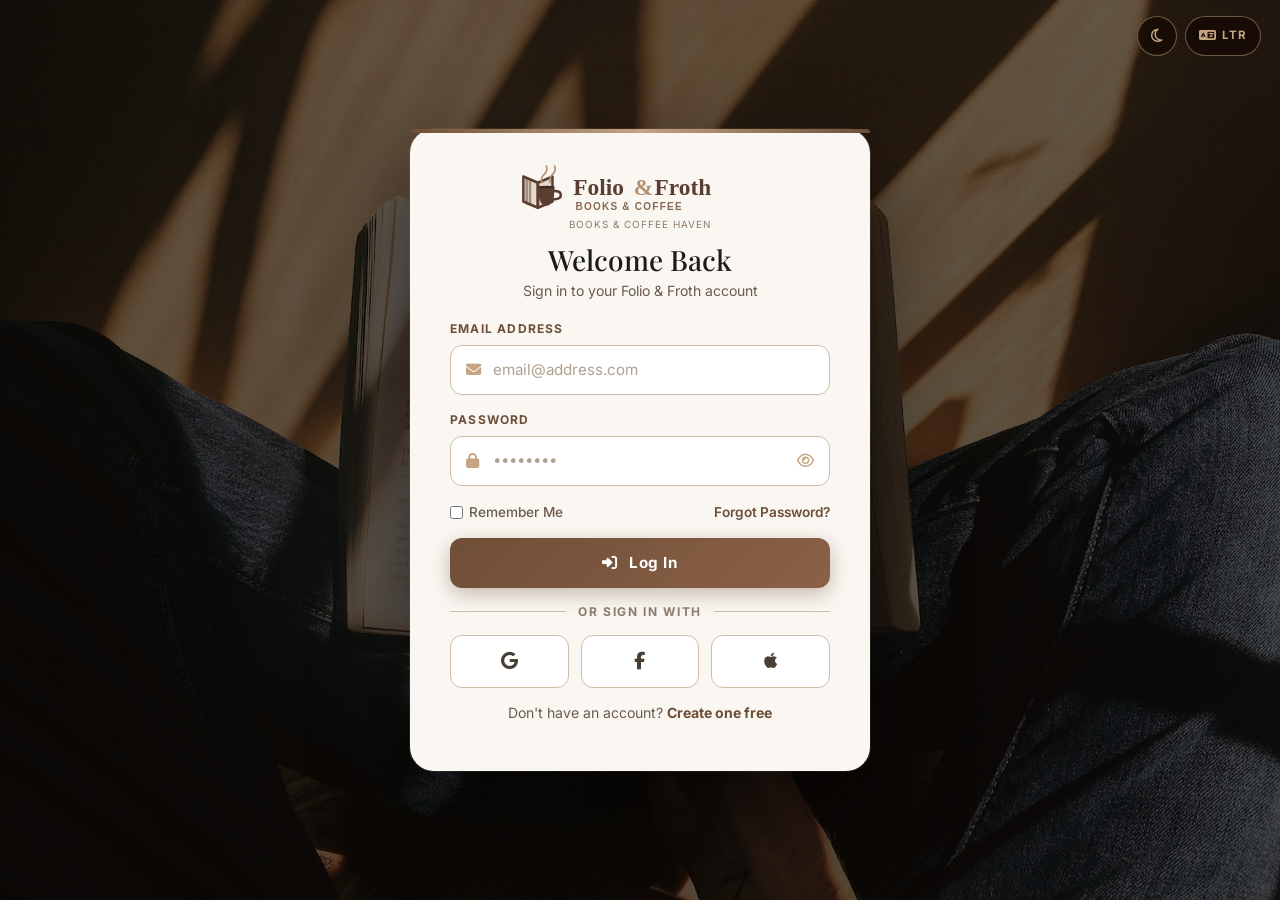
<file: login.html>
<!DOCTYPE html>
<html lang="en" dir="ltr">
<head>
  <meta charset="UTF-8">
  <meta name="viewport" content="width=device-width, initial-scale=1.0, viewport-fit=cover">
  <meta name="description" content="Sign in to your Folio & Froth rewards account.">
  <meta name="theme-color" content="#6F4E37">
  <title>Login | Folio & Froth</title>

  <link rel="icon" type="image/png" href="images/favicon.svg">
  <link href="https://cdn.jsdelivr.net/npm/bootstrap@5.3.2/dist/css/bootstrap.min.css" rel="stylesheet">
  <link rel="stylesheet" href="https://cdnjs.cloudflare.com/ajax/libs/font-awesome/6.4.0/css/all.min.css">
  <link href="https://fonts.googleapis.com/css2?family=Inter:wght@300;400;500;600;700&family=Playfair+Display:ital,wght@0,400;0,700;1,400&display=swap" rel="stylesheet">

  <style>
    *, *::before, *::after { box-sizing: border-box; margin: 0; padding: 0; }

    html, body {
      font-family: 'Inter', sans-serif;
      min-height: 100%;
    }

    /* ── PAGE BG ── */
    .page-bg {
      min-height: 100vh;
      background:
        linear-gradient(rgba(15, 8, 3, 0.65), rgba(15, 8, 3, 0.70)),
        url('images/home_hero.jpg') center / cover no-repeat;
      display: flex;
      align-items: center;
      justify-content: center;
      padding: 1rem;
      position: relative;
    }
    @media (min-width: 768px) {
      .page-bg {
        height: 100vh;
        overflow: hidden;
      }
    }

    /* ── TOP-RIGHT CORNER ICONS ── */
    /* Desktop (≥992px): show dark + LTR icons, hide hamburger */
    /* Mobile/Tablet (<992px): show hamburger ONLY, hide dark+LTR */
    .top-right-actions {
      position: fixed;
      top: 1rem;
      right: 1.2rem;
      z-index: 9999;
      display: flex;
      align-items: center;
      gap: 0.5rem;
    }

    /* On mobile/tablet: hide dark+LTR, show hamburger */
    @media (max-width: 991.98px) {
      .tr-desktop-only { display: none !important; }
      #menuToggle { display: flex !important; }
    }
    /* On desktop: hide hamburger, show dark+LTR */
    @media (min-width: 992px) {
      #menuToggle { display: none !important; }
      #navDropdown { display: none !important; }
    }

    .tr-btn {
      width: 40px;
      height: 40px;
      border-radius: 50%;
      border: 1.5px solid rgba(196,164,132,0.5);
      background: rgba(20, 10, 4, 0.80);
      backdrop-filter: blur(14px);
      -webkit-backdrop-filter: blur(14px);
      color: #C4A484;
      font-size: 0.95rem;
      display: flex;
      align-items: center;
      justify-content: center;
      cursor: pointer;
      transition: background 0.25s, transform 0.2s, border-color 0.25s;
    }

    .tr-ltr {
      border-radius: 20px;
      padding: 0 0.85rem;
      width: auto;
      font-size: 0.72rem;
      font-weight: 700;
      letter-spacing: 0.05em;
      gap: 0.35rem;
      white-space: nowrap;
    }
    .tr-ltr i { font-size: 0.85rem; }

    /* ── NAV DROPDOWN ── */
    .nav-dropdown {
      position: fixed;
      top: 3.8rem;
      right: 1.2rem;
      z-index: 9998;
      background: rgba(18, 9, 3, 0.97);
      backdrop-filter: blur(20px);
      -webkit-backdrop-filter: blur(20px);
      border: 1px solid rgba(196,164,132,0.30);
      border-radius: 16px;
      padding: 0.8rem;
      min-width: 220px;
      box-shadow: 0 24px 60px rgba(0,0,0,0.60);
      opacity: 0;
      visibility: hidden;
      transform: translateY(-10px) scale(0.97);
      transform-origin: top right;
      transition: opacity 0.25s, transform 0.25s, visibility 0.25s;
    }
    .nav-dropdown.open {
      opacity: 1;
      visibility: visible;
      transform: translateY(0) scale(1);
    }

    /* Utility row inside dropdown (dark + ltr toggle) */
    .nd-util-row {
      display: flex;
      align-items: center;
      gap: 0.5rem;
      padding: 0.5rem 0.6rem 0.6rem;
      border-bottom: 1px solid rgba(196,164,132,0.15);
      margin-bottom: 0.5rem;
    }
    .nd-util-btn {
      flex: 1;
      display: flex;
      align-items: center;
      justify-content: center;
      gap: 0.4rem;
      padding: 0.45rem 0.7rem;
      border-radius: 8px;
      border: 1px solid rgba(196,164,132,0.25);
      background: rgba(196,164,132,0.08);
      color: #C4A484;
      font-size: 0.78rem;
      font-weight: 600;
      cursor: pointer;
      transition: background 0.2s, color 0.2s;
      font-family: 'Inter', sans-serif;
    }
    .nd-util-btn:hover {
      background: rgba(196,164,132,0.18);
      color: #fff;
    }
    .nd-util-btn i { font-size: 0.82rem; }

    .nd-label {
      font-size: 0.6rem;
      font-weight: 700;
      letter-spacing: 0.2em;
      text-transform: uppercase;
      color: rgba(196,164,132,0.5);
      padding: 0 0.5rem 0.5rem;
      display: block;
    }

    .nav-dropdown a {
      display: flex;
      align-items: center;
      gap: 0.65rem;
      padding: 0.48rem 0.65rem;
      color: rgba(234,219,200,0.85);
      text-decoration: none;
      font-size: 0.84rem;
      font-weight: 500;
      border-radius: 8px;
      transition: background 0.2s, color 0.2s;
    }
    .nav-dropdown a i {
      width: 16px;
      text-align: center;
      font-size: 0.8rem;
      color: #C4A484;
    }
    .nav-dropdown a:hover {
      background: rgba(196,164,132,0.12);
      color: #fff;
    }

    .nd-divider {
      height: 1px;
      background: rgba(196,164,132,0.12);
      margin: 0.4rem 0.5rem;
    }

    /* ── FORM CARD ── */
    .auth-card {
      background: rgba(250,247,242,1);
      border-radius: 24px;
      padding: 2.2rem 2.5rem 2rem;
      width: 100%;
      max-width: 460px;
      box-shadow: 0 40px 90px rgba(0,0,0,0.5), 0 0 0 1px rgba(196,164,132,0.15);
      position: relative;
      overflow: visible;
    }
    .auth-card::before {
      content: '';
      position: absolute;
      top: 0; left: 0; right: 0;
      height: 4px;
      border-radius: 24px 24px 0 0;
      background: linear-gradient(90deg, #6F4E37, #C4A484, #6F4E37);
    }

    /* Logo */
    .card-logo {
      text-align: center;
      margin-bottom: 0.7rem;
    }
    .logo-link {
      display: inline-block;
      text-decoration: none;
      transition: transform 0.2s;
    }
    .logo-link:hover {
      transform: scale(1.02);
    }
    .card-logo img {
      height: 50px;
      width: auto;
      object-fit: contain;
      mix-blend-mode: multiply;
      transition: filter 0.3s;
    }
    body.dark-mode .card-logo img {
      mix-blend-mode: normal;
      filter: brightness(0) invert(1) sepia(0.3) saturate(0.8) hue-rotate(10deg) brightness(1.2);
    }
    .card-logo .tagline {
      font-size: 0.62rem;
      color: #8C7B6B;
      letter-spacing: 0.1em;
      text-transform: uppercase;
      margin-top: 0.15rem;
      display: block;
    }

    /* Form title */
    .form-title {
      text-align: center;
      margin-bottom: 1.2rem;
    }
    .form-title h1 {
      font-family: 'Playfair Display', serif;
      font-size: 1.75rem;
      color: #1B1B1B;
      margin-bottom: 0.25rem;
    }
    .form-title p { font-size: 0.88rem; color: #6B5B4E; }

    /* Fields */
    .field { margin-bottom: 1rem; }
    .field label {
      display: block;
      font-size: 0.75rem;
      font-weight: 700;
      color: #6F4E37;
      text-transform: uppercase;
      letter-spacing: 0.1em;
      margin-bottom: 0.4rem;
    }
    .input-wrap { position: relative; }
    .input-wrap i.fi {
      position: absolute;
      left: 1rem;
      top: 50%;
      transform: translateY(-50%);
      color: #C4A484;
      font-size: 0.95rem;
      pointer-events: none;
      z-index: 1;
    }
    .input-wrap input {
      width: 100%;
      padding: 0.8rem 2.8rem 0.8rem 2.6rem;
      background: #FFFFFF;
      border: 1.5px solid #CEBBAA;
      border-radius: 12px;
      font-size: 0.95rem;
      color: #1B1B1B;
      font-family: 'Inter', sans-serif;
      outline: none;
      transition: border-color 0.25s;
    }
    .input-wrap input:focus {
      border-color: #6F4E37;
      box-shadow: 0 0 0 3px rgba(111,78,55,0.10);
    }
    .input-wrap input::placeholder { color: #b0a090; }
    .eye-btn {
      position: absolute;
      right: 1rem; top: 50%;
      transform: translateY(-50%);
      background: none; border: none;
      cursor: pointer; color: #C4A484;
      font-size: 0.95rem;
      padding: 0;
    }

    /* Remember row */
    .remember-row {
      display: flex;
      justify-content: space-between;
      align-items: center;
      margin: 0.2rem 0 1rem;
      font-size: 0.85rem;
    }
    .remember-row label {
      display: flex; align-items: center; gap: 0.4rem;
      color: #6B5B4E; cursor: pointer;
      font-weight: 500;
    }
    .remember-row input[type="checkbox"] { accent-color: #6F4E37; }
    .remember-row a { color: #6F4E37; font-weight: 600; text-decoration: none; }
    .remember-row a:hover { text-decoration: underline; }

    /* Submit button */
    .btn-submit {
      width: 100%;
      padding: 0.85rem;
      background: linear-gradient(135deg, #6F4E37, #8B6147);
      color: #fff;
      border: none;
      border-radius: 12px;
      font-size: 0.95rem;
      font-weight: 700;
      letter-spacing: 0.04em;
      cursor: pointer;
      transition: transform 0.2s, box-shadow 0.2s;
      box-shadow: 0 6px 20px rgba(111,78,55,0.38);
    }
    .btn-submit:hover { transform: translateY(-2px); box-shadow: 0 12px 30px rgba(111,78,55,0.5); }
    .btn-submit:active { transform: translateY(0); }

    /* Divider */
    .divider {
      display: flex; align-items: center; gap: 0.75rem;
      margin: 0.9rem 0;
      font-size: 0.75rem;
      font-weight: 700;
      letter-spacing: 0.14em;
      text-transform: uppercase;
      color: #8C7B6B;
    }
    .divider::before, .divider::after {
      content: ''; flex: 1;
      height: 1px; background: #CEBBAA;
    }

    /* Social */
    .social-grid {
      display: grid;
      grid-template-columns: repeat(3,1fr);
      gap: 0.75rem;
      margin-bottom: 0.9rem;
    }
    .social-btn {
      padding: 0.75rem;
      background: #FFFFFF;
      border: 1.5px solid #CEBBAA;
      border-radius: 12px;
      font-size: 1.1rem;
      color: #4a3f35;
      cursor: pointer;
      text-align: center;
      transition: background 0.2s, border-color 0.2s;
    }
    .social-btn i {
      transition: color 0.2s;
    }
    .social-btn:hover {
      background: #F0E8DC;
      border-color: #C4A484;
    }
    .social-btn[aria-label="Google"]:hover i { color: #DB4437; }
    .social-btn[aria-label="Facebook"]:hover i { color: #1877F2; }
    .social-btn[aria-label="Apple"]:hover i { color: #000000; }

    /* Footer link */
    .form-footer {
      text-align: center;
      font-size: 0.88rem;
      color: #6B5B4E;
    }
    .form-footer a { color: #6F4E37; font-weight: 700; text-decoration: none; }
    .form-footer a:hover { text-decoration: underline; }

    /* ══════════════════════════════════════
       DARK MODE
     ══════════════════════════════════════ */
    body.dark-mode .page-bg {
      background:
        linear-gradient(rgba(8,4,2,0.82), rgba(8,4,2,0.85)),
        url('images/home_hero.jpg') center/cover no-repeat;
    }
    body.dark-mode .auth-card {
      background: #1C1009;
      box-shadow: 0 40px 90px rgba(0,0,0,0.7), 0 0 0 1px rgba(196,164,132,0.18);
    }
    body.dark-mode .form-title h1 { color: #FAF7F2; }
    body.dark-mode .form-title p { color: rgba(234,219,200,0.6); }
    body.dark-mode .card-logo .tagline { color: rgba(234,219,200,0.5); }
    body.dark-mode .card-logo img {
      mix-blend-mode: normal;
      filter: brightness(1.6) drop-shadow(0 2px 8px rgba(196,164,132,0.25));
    }
    .logo-dark { display: none !important; }
    .logo-light { display: inline-block !important; }
    body.dark-mode .logo-dark { display: inline-block !important; }
    body.dark-mode .logo-light { display: none !important; }
    body.dark-mode .field label { color: #C4A484; }
    body.dark-mode .input-wrap input {
      background: #261510;
      border-color: rgba(196,164,132,0.30);
      color: #FAF7F2;
    }
    body.dark-mode .input-wrap input::placeholder { color: #6a5547; }
    body.dark-mode .input-wrap input:focus {
      border-color: #C4A484;
      box-shadow: 0 0 0 3px rgba(196,164,132,0.12);
    }
    body.dark-mode .remember-row label { color: rgba(234,219,200,0.65); }
    body.dark-mode .remember-row a { color: #C4A484; }
    body.dark-mode .divider { color: rgba(196,164,132,0.6); }
    body.dark-mode .divider::before,
    body.dark-mode .divider::after { background: rgba(196,164,132,0.18); }
    body.dark-mode .social-btn {
      background: #261510;
      border-color: rgba(196,164,132,0.25);
      color: #EADBC8;
    }
    body.dark-mode .social-btn:hover {
      background: #341c0f;
      border-color: #C4A484;
    }
    body.dark-mode .social-btn[aria-label="Apple"]:hover i { color: #FFFFFF; }
    body.dark-mode .form-footer { color: rgba(234,219,200,0.5); }
    body.dark-mode .form-footer a { color: #C4A484; }

    /* Dark mode — top-right icon buttons become brighter */
    body.dark-mode .tr-btn {
      border-color: rgba(196,164,132,0.55);
      background: rgba(30,14,6,0.90);
    }

    /* ── MOBILE & TABLET RESPONSIVE ── */
    @media (max-width: 768px) {
      .auth-card {
        max-width: 440px;
        padding: 2rem 2rem 1.8rem;
      }
    }
    @media (max-width: 576px) {
      .auth-card {
        padding: 1.8rem 1.4rem 1.5rem;
        border-radius: 20px;
        margin: 0 auto;
        width: 95%;
      }
      .page-bg { padding: 6rem 0.5rem 2rem; }
      .form-title h1 { font-size: 1.5rem; }
      .form-title p { font-size: 0.82rem; }
      .field label { font-size: 0.7rem; }
      .input-wrap input {
        padding: 0.75rem 2.6rem 0.75rem 2.4rem;
        font-size: 0.9rem;
        border-radius: 10px;
      }
      .btn-submit {
        padding: 0.8rem;
        font-size: 0.9rem;
        border-radius: 10px;
      }
      .remember-row { font-size: 0.8rem; }
      .social-btn {
        padding: 0.65rem;
        font-size: 1rem;
        border-radius: 10px;
      }
      .form-footer { font-size: 0.82rem; }
    }
  </style>
</head>
<body>

  <!-- ══════════════════════════════════════
       TOP-RIGHT CORNER ICONS
       Desktop: Dark + LTR only
       Mobile/Tablet: Hamburger only
  ══════════════════════════════════════ -->
  <div class="top-right-actions">
    <!-- Dark Mode — desktop only (mobile/tablet: inside hamburger) -->
    <button id="darkModeToggle" class="tr-btn tr-desktop-only" aria-label="Toggle dark mode" title="Dark Mode">
      <i class="far fa-moon"></i>
    </button>

    <!-- LTR / RTL — desktop only (mobile/tablet: inside hamburger) -->
    <button id="ltrToggleBtn" class="tr-btn tr-ltr tr-desktop-only" aria-label="LTR/RTL" title="Switch Direction">
      <i class="fas fa-language"></i> LTR
    </button>

    <!-- Hamburger — mobile/tablet only, opens nav dropdown -->
    <button id="menuToggle" class="tr-btn" aria-label="Open navigation" title="Menu">
      <i class="fas fa-bars"></i>
    </button>
  </div>

  <!-- ══════════════════════════════════════
       NAV DROPDOWN (hamburger menu, mobile/tablet only)
  ══════════════════════════════════════ -->
  <div class="nav-dropdown" id="navDropdown" role="dialog" aria-label="Navigation menu">

    <!-- Utility row: Dark mode + LTR inside hamburger -->
    <div class="nd-util-row">
      <button class="nd-util-btn" id="dmInMenu" aria-label="Toggle dark mode">
        <i class="far fa-moon"></i> <span>Dark</span>
      </button>
      <button class="nd-util-btn" id="ltrInMenu" aria-label="Toggle direction">
        <i class="fas fa-language"></i> <span>LTR</span>
      </button>
    </div>

    <span class="nd-label">Navigation</span>

    <a href="index.html"><i class="fas fa-home"></i> Home 1</a>
    <a href="home2.html"><i class="fas fa-house-chimney"></i> Home 2</a>
    <div class="nd-divider"></div>
    <a href="about.html"><i class="fas fa-circle-info"></i> About</a>
    <a href="books.html"><i class="fas fa-book"></i> Books</a>
    <a href="cafe.html"><i class="fas fa-mug-hot"></i> Cafe</a>
    <a href="events.html"><i class="fas fa-calendar-days"></i> Events</a>
    <a href="tradein.html"><i class="fas fa-arrows-rotate"></i> Trade-In</a>
    <a href="loyalty.html"><i class="fas fa-star"></i> Loyalty</a>
    <a href="contact.html"><i class="fas fa-envelope"></i> Contact</a>
    <div class="nd-divider"></div>
    <a href="login.html"><i class="fas fa-sign-in-alt"></i> Login</a>
    <a href="register.html"><i class="fas fa-user-plus"></i> Register</a>
  </div>

  <!-- ══════════════════════════════════════
       FULL BG PAGE — CENTERED FORM
  ══════════════════════════════════════ -->
  <div class="page-bg">
    <div class="auth-card">

      <!-- Logo -->
      <div class="card-logo">
        <a href="index.html" class="logo-link">
          <img src="images/logo.svg" alt="Folio & Froth" class="logo-light">
          <img src="images/logo-dark.svg" alt="Folio & Froth" class="logo-dark">
        </a>
        <span class="tagline">Books &amp; Coffee Haven</span>
      </div>

      <!-- Form title -->
      <div class="form-title">
        <h1>Welcome Back</h1>
        <p>Sign in to your Folio &amp; Froth account</p>
      </div>

      <!-- Login Form -->
      <form id="loginForm" novalidate>

        <div class="field">
          <label for="logEmail">Email Address</label>
          <div class="input-wrap">
            <i class="fas fa-envelope fi"></i>
            <input type="email" id="logEmail" placeholder="email@address.com" required autocomplete="email">
          </div>
        </div>

        <div class="field">
          <label for="logPassword">Password</label>
          <div class="input-wrap">
            <i class="fas fa-lock fi"></i>
            <input type="password" id="logPassword" placeholder="••••••••" required autocomplete="current-password">
            <button type="button" class="eye-btn" id="togglePwd" aria-label="Show/hide password">
              <i class="far fa-eye"></i>
            </button>
          </div>
        </div>

        <div class="remember-row">
          <label>
            <input type="checkbox" id="rememberMe"> Remember Me
          </label>
          <a href="#">Forgot Password?</a>
        </div>

        <button type="submit" class="btn-submit">
          <i class="fas fa-sign-in-alt" style="margin-right:0.4rem;"></i> Log In
        </button>

      </form>

      <div class="divider">OR SIGN IN WITH</div>

      <div class="social-grid">
        <button class="social-btn" aria-label="Google"><i class="fab fa-google"></i></button>
        <button class="social-btn" aria-label="Facebook"><i class="fab fa-facebook-f"></i></button>
        <button class="social-btn" aria-label="Apple"><i class="fab fa-apple"></i></button>
      </div>

      <p class="form-footer">
        Don't have an account? <a href="register.html">Create one free</a>
      </p>

    </div>
  </div>

  <script src="https://cdn.jsdelivr.net/npm/bootstrap@5.3.2/dist/js/bootstrap.bundle.min.js"></script>
  <script>
    /* ══════════════════════════════════════
       DARK MODE (shared with site-wide localStorage)
    ══════════════════════════════════════ */
    const body = document.body;

    // Sync with site-wide theme setting
    function applyTheme(isDark) {
      body.classList.toggle('dark-mode', isDark);
      const moonIcons = document.querySelectorAll('#darkModeToggle i, #dmInMenu i');
      moonIcons.forEach(icon => {
        icon.className = isDark ? 'fas fa-sun' : 'far fa-moon';
      });
      const spans = document.querySelectorAll('#dmInMenu span');
      spans.forEach(s => s.textContent = isDark ? 'Light' : 'Dark');
    }

    // Load saved theme
    const savedTheme = localStorage.getItem('theme') || 'light';
    applyTheme(savedTheme === 'dark');

    // Dark mode toggle (top-right)
    document.getElementById('darkModeToggle').addEventListener('click', () => {
      const isDark = !body.classList.contains('dark-mode');
      localStorage.setItem('theme', isDark ? 'dark' : 'light');
      applyTheme(isDark);
    });

    // Dark mode toggle (inside hamburger)
    document.getElementById('dmInMenu').addEventListener('click', () => {
      const isDark = !body.classList.contains('dark-mode');
      localStorage.setItem('theme', isDark ? 'dark' : 'light');
      applyTheme(isDark);
    });

    /* ══════════════════════════════════════
       LTR / RTL
    ══════════════════════════════════════ */
    function applyDir(dir) {
      document.documentElement.setAttribute('dir', dir);
      localStorage.setItem('pp-dir', dir);
      const label = dir === 'rtl' ? 'RTL' : 'LTR';
      document.querySelectorAll('#ltrToggleBtn, #ltrInMenu').forEach(btn => {
        const sp = btn.querySelector('span');
        if (sp) sp.textContent = label;
        // update text node for #ltrToggleBtn (no span)
        btn.childNodes.forEach(n => {
          if (n.nodeType === 3 && n.textContent.trim()) n.textContent = ' ' + label;
        });
        const icon = btn.querySelector('i');
        if (icon) {
          icon.className = dir === 'rtl' ? 'fas fa-arrow-left-arrow-right' : 'fas fa-language';
        }
      });
    }

    const savedDir = localStorage.getItem('pp-dir') || 'ltr';
    applyDir(savedDir);

    document.getElementById('ltrToggleBtn').addEventListener('click', () => {
      const curr = document.documentElement.getAttribute('dir') || 'ltr';
      applyDir(curr === 'ltr' ? 'rtl' : 'ltr');
    });

    document.getElementById('ltrInMenu').addEventListener('click', () => {
      const curr = document.documentElement.getAttribute('dir') || 'ltr';
      applyDir(curr === 'ltr' ? 'rtl' : 'ltr');
    });

    /* ══════════════════════════════════════
       HAMBURGER MENU TOGGLE
    ══════════════════════════════════════ */
    const menuBtn  = document.getElementById('menuToggle');
    const navDrop  = document.getElementById('navDropdown');
    const menuIcon = menuBtn.querySelector('i');

    menuBtn.addEventListener('click', (e) => {
      e.stopPropagation();
      const isOpen = navDrop.classList.toggle('open');
      menuIcon.className = isOpen ? 'fas fa-xmark' : 'fas fa-bars';
    });

    // Close when clicking outside
    document.addEventListener('click', (e) => {
      if (!navDrop.contains(e.target) && e.target !== menuBtn && !menuBtn.contains(e.target)) {
        navDrop.classList.remove('open');
        menuIcon.className = 'fas fa-bars';
      }
    });

    /* ══════════════════════════════════════
       SHOW / HIDE PASSWORD
    ══════════════════════════════════════ */
    const togglePwd = document.getElementById('togglePwd');
    const pwdInput  = document.getElementById('logPassword');
    togglePwd.addEventListener('click', () => {
      const vis = pwdInput.type === 'text';
      pwdInput.type = vis ? 'password' : 'text';
      togglePwd.querySelector('i').className = vis ? 'far fa-eye' : 'far fa-eye-slash';
    });
  </script>

</body>
</html>
</file>
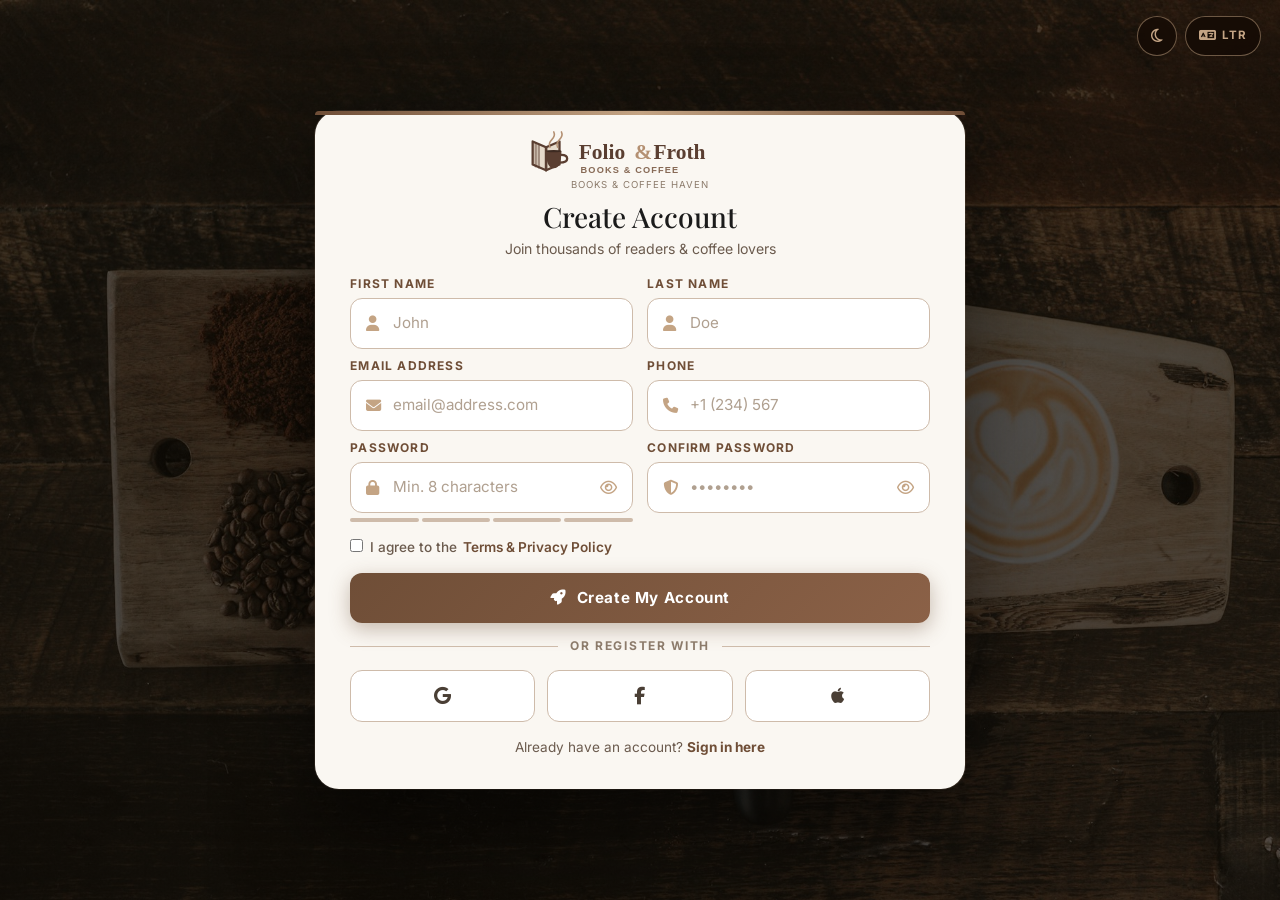
<file: register.html>
<!DOCTYPE html>
<html lang="en" dir="ltr">
<head>
  <meta charset="UTF-8">
  <meta name="viewport" content="width=device-width, initial-scale=1.0, viewport-fit=cover">
  <meta name="description" content="Create a free Folio & Froth loyalty account. Earn reward points and coffee perks.">
  <meta name="theme-color" content="#6F4E37">
  <title>Register | Folio & Froth</title>

  <link rel="icon" type="image/png" href="images/favicon.svg">
  <link href="https://cdn.jsdelivr.net/npm/bootstrap@5.3.2/dist/css/bootstrap.min.css" rel="stylesheet">
  <link rel="stylesheet" href="https://cdnjs.cloudflare.com/ajax/libs/font-awesome/6.4.0/css/all.min.css">
  <link href="https://fonts.googleapis.com/css2?family=Inter:wght@300;400;500;600;700&family=Playfair+Display:ital,wght@0,400;0,700;1,400&display=swap" rel="stylesheet">

  <style>
    *, *::before, *::after { box-sizing: border-box; margin: 0; padding: 0; }

    html, body {
      font-family: 'Inter', sans-serif;
      min-height: 100%;
    }

    /* ── PAGE BG ── */
    .page-bg {
      min-height: 100vh;
      background:
        linear-gradient(rgba(15, 8, 3, 0.65), rgba(15, 8, 3, 0.70)),
        url('images/coffee_experience.jpg') center / cover no-repeat;
      display: flex;
      align-items: center;
      justify-content: center;
      padding: 1rem;
    }
    @media (min-width: 768px) {
      .page-bg {
        height: 100vh;
        overflow: hidden;
      }
    }

    /* ── TOP-RIGHT CORNER ICONS ── */
    /* Desktop (≥992px): show dark + LTR icons, hide hamburger */
    /* Mobile/Tablet (<992px): show hamburger ONLY */
    .top-right-actions {
      position: fixed;
      top: 1rem;
      right: 1.2rem;
      z-index: 9999;
      display: flex;
      align-items: center;
      gap: 0.5rem;
    }
    @media (max-width: 991.98px) {
      .tr-desktop-only { display: none !important; }
      #menuToggle { display: flex !important; }
    }
    @media (min-width: 992px) {
      #menuToggle { display: none !important; }
      #navDropdown { display: none !important; }
    }

    .tr-btn {
      width: 40px;
      height: 40px;
      border-radius: 50%;
      border: 1.5px solid rgba(196,164,132,0.50);
      background: rgba(20, 10, 4, 0.80);
      backdrop-filter: blur(14px);
      -webkit-backdrop-filter: blur(14px);
      color: #C4A484;
      font-size: 0.95rem;
      display: flex;
      align-items: center;
      justify-content: center;
      cursor: pointer;
      transition: background 0.25s, border-color 0.25s;
    }

    .tr-ltr {
      border-radius: 20px;
      padding: 0 0.85rem;
      width: auto;
      font-size: 0.72rem;
      font-weight: 700;
      letter-spacing: 0.05em;
      gap: 0.35rem;
      white-space: nowrap;
    }
    .tr-ltr i { font-size: 0.85rem; }

    /* ── NAV DROPDOWN ── */
    .nav-dropdown {
      position: fixed;
      top: 3.8rem;
      right: 1.2rem;
      z-index: 9998;
      background: rgba(18, 9, 3, 0.97);
      backdrop-filter: blur(20px);
      -webkit-backdrop-filter: blur(20px);
      border: 1px solid rgba(196,164,132,0.30);
      border-radius: 16px;
      padding: 0.8rem;
      min-width: 220px;
      box-shadow: 0 24px 60px rgba(0,0,0,0.60);
      opacity: 0;
      visibility: hidden;
      transform: translateY(-10px) scale(0.97);
      transform-origin: top right;
      transition: opacity 0.25s, transform 0.25s, visibility 0.25s;
    }
    .nav-dropdown.open {
      opacity: 1;
      visibility: visible;
      transform: translateY(0) scale(1);
    }

    /* Utility row inside dropdown */
    .nd-util-row {
      display: flex;
      align-items: center;
      gap: 0.5rem;
      padding: 0.5rem 0.6rem 0.6rem;
      border-bottom: 1px solid rgba(196,164,132,0.15);
      margin-bottom: 0.5rem;
    }
    .nd-util-btn {
      flex: 1;
      display: flex;
      align-items: center;
      justify-content: center;
      gap: 0.4rem;
      padding: 0.45rem 0.7rem;
      border-radius: 8px;
      border: 1px solid rgba(196,164,132,0.25);
      background: rgba(196,164,132,0.08);
      color: #C4A484;
      font-size: 0.78rem;
      font-weight: 600;
      cursor: pointer;
      transition: background 0.2s, color 0.2s;
      font-family: 'Inter', sans-serif;
    }
    .nd-util-btn:hover {
      background: rgba(196,164,132,0.18);
      color: #fff;
    }
    .nd-util-btn i { font-size: 0.82rem; }

    .nd-label {
      font-size: 0.6rem;
      font-weight: 700;
      letter-spacing: 0.2em;
      text-transform: uppercase;
      color: rgba(196,164,132,0.5);
      padding: 0 0.5rem 0.5rem;
      display: block;
    }

    .nav-dropdown a {
      display: flex;
      align-items: center;
      gap: 0.65rem;
      padding: 0.48rem 0.65rem;
      color: rgba(234,219,200,0.85);
      text-decoration: none;
      font-size: 0.84rem;
      font-weight: 500;
      border-radius: 8px;
      transition: background 0.2s, color 0.2s;
    }
    .nav-dropdown a i {
      width: 16px;
      text-align: center;
      font-size: 0.8rem;
      color: #C4A484;
    }
    .nav-dropdown a:hover {
      background: rgba(196,164,132,0.12);
      color: #fff;
    }

    .nd-divider {
      height: 1px;
      background: rgba(196,164,132,0.12);
      margin: 0.4rem 0.5rem;
    }

    /* ── FORM CARD ── */
    .auth-card {
      background: rgba(250,247,242,1);
      border-radius: 24px;
      padding: 1.2rem 2.2rem 1rem;
      width: 100%;
      max-width: 650px;
      box-shadow: 0 40px 90px rgba(0,0,0,0.5), 0 0 0 1px rgba(196,164,132,0.15);
      position: relative;
      overflow: visible;
    }
    .auth-card::before {
      content: '';
      position: absolute;
      top: 0; left: 0; right: 0;
      height: 4px;
      border-radius: 24px 24px 0 0;
      background: linear-gradient(90deg, #6F4E37, #C4A484, #6F4E37);
    }

    /* Logo */
    .card-logo {
      text-align: center;
      margin-bottom: 0.5rem;
    }
    .logo-link {
      display: inline-block;
      text-decoration: none;
      transition: transform 0.2s;
    }
    .logo-link:hover {
      transform: scale(1.02);
    }
    .card-logo img {
      height: 46px;
      width: auto;
      object-fit: contain;
      mix-blend-mode: multiply;
      transition: filter 0.3s;
    }
    body.dark-mode .card-logo img {
      mix-blend-mode: normal;
      filter: brightness(0) invert(1) sepia(0.3) saturate(0.8) hue-rotate(10deg) brightness(1.2);
    }
    .card-logo .tagline {
      font-size: 0.6rem;
      color: #8C7B6B;
      letter-spacing: 0.1em;
      text-transform: uppercase;
      margin-top: 0.1rem;
      display: block;
    }

    /* Form title */
    .form-title {
      text-align: center;
      margin-bottom: 0.8rem;
    }
    .form-title h1 {
      font-family: 'Playfair Display', serif;
      font-size: 1.75rem;
      color: #1B1B1B;
      margin-bottom: 0.25rem;
    }
    .form-title p { font-size: 0.88rem; color: #6B5B4E; }

    /* 2-column row */
    .field-row {
      display: grid;
      grid-template-columns: 1fr 1fr;
      gap: 0.9rem;
    }
    @media (max-width: 576px) { .field-row { grid-template-columns: 1fr; gap: 0.6rem; } }

    /* Fields */
    .field { margin-bottom: 0.5rem; }
    .field label {
      display: block;
      font-size: 0.75rem;
      font-weight: 700;
      color: #6F4E37;
      text-transform: uppercase;
      letter-spacing: 0.1em;
      margin-bottom: 0.35rem;
    }
    .input-wrap { position: relative; }
    .input-wrap i.fi {
      position: absolute;
      left: 1rem;
      top: 50%;
      transform: translateY(-50%);
      color: #C4A484;
      font-size: 0.95rem;
      pointer-events: none;
      z-index: 1;
    }
    .input-wrap input {
      width: 100%;
      padding: 0.8rem 2.8rem 0.8rem 2.6rem;
      background: #FFFFFF;
      border: 1.5px solid #CEBBAA;
      border-radius: 12px;
      font-size: 0.95rem;
      color: #1B1B1B;
      font-family: 'Inter', sans-serif;
      outline: none;
      transition: border-color 0.25s;
    }
    .input-wrap input:focus {
      border-color: #6F4E37;
      box-shadow: 0 0 0 3px rgba(111,78,55,0.10);
    }
    .input-wrap input::placeholder { color: #b0a090; }
    .eye-btn {
      position: absolute;
      right: 1rem; top: 50%;
      transform: translateY(-50%);
      background: none; border: none;
      cursor: pointer; color: #C4A484;
      font-size: 0.95rem;
      padding: 0;
    }

    /* Password strength */
    .pwd-strength {
      display: flex; gap: 3px;
      margin-top: 0.35rem;
    }
    .pwd-strength span {
      flex: 1; height: 4px;
      border-radius: 2px;
      background: #CEBBAA;
      transition: background 0.3s;
    }
    .pwd-strength.weak   span:nth-child(1) { background: #e05252; }
    .pwd-strength.fair   span:nth-child(-n+2) { background: #e09052; }
    .pwd-strength.good   span:nth-child(-n+3) { background: #52a87d; }
    .pwd-strength.strong span { background: #3d8b61; }

    /* Terms */
    .terms-row {
      display: flex; align-items: flex-start; gap: 0.4rem;
      font-size: 0.85rem;
      color: #6B5B4E;
      margin: 0.4rem 0 1rem;
      cursor: pointer;
      font-weight: 500;
    }
    .terms-row input { accent-color: #6F4E37; margin-top: 2px; flex-shrink: 0; }
    .terms-row a { color: #6F4E37; font-weight: 600; text-decoration: none; }
    .terms-row a:hover { text-decoration: underline; }

    /* Submit */
    .btn-submit {
      width: 100%;
      padding: 0.85rem;
      background: linear-gradient(135deg, #6F4E37, #8B6147);
      color: #fff;
      border: none;
      border-radius: 12px;
      font-size: 0.95rem;
      font-weight: 700;
      letter-spacing: 0.04em;
      cursor: pointer;
      transition: transform 0.2s, box-shadow 0.2s;
      box-shadow: 0 6px 20px rgba(111,78,55,0.38);
    }
    .btn-submit:hover { transform: translateY(-2px); box-shadow: 0 12px 30px rgba(111,78,55,0.5); }
    .btn-submit:active { transform: translateY(0); }

    /* Divider */
    .divider {
      display: flex; align-items: center; gap: 0.75rem;
      margin: 0.9rem 0;
      font-size: 0.75rem;
      font-weight: 700;
      letter-spacing: 0.14em;
      text-transform: uppercase;
      color: #8C7B6B;
    }
    .divider::before, .divider::after {
      content: ''; flex: 1;
      height: 1px; background: #CEBBAA;
    }

    /* Social */
    .social-grid {
      display: grid;
      grid-template-columns: repeat(3, 1fr);
      gap: 0.75rem;
      margin-bottom: 0.9rem;
    }
    .social-btn {
      padding: 0.75rem;
      background: #FFFFFF;
      border: 1.5px solid #CEBBAA;
      border-radius: 12px;
      font-size: 1.1rem;
      color: #4a3f35;
      cursor: pointer;
      text-align: center;
      transition: background 0.2s, border-color 0.2s;
    }
    .social-btn i {
      transition: color 0.2s;
    }
    .social-btn:hover {
      background: #F0E8DC;
      border-color: #C4A484;
    }
    .social-btn[aria-label="Google"]:hover i { color: #DB4437; }
    .social-btn[aria-label="Facebook"]:hover i { color: #1877F2; }
    .social-btn[aria-label="Apple"]:hover i { color: #000000; }

    /* Footer link */
    .form-footer {
      text-align: center;
      font-size: 0.85rem;
      color: #6B5B4E;
      margin-top: 0.9rem;
    }
    .form-footer a { color: #6F4E37; font-weight: 700; text-decoration: none; }
    .form-footer a:hover { text-decoration: underline; }

    /* ══════════════════════════════════════
       DARK MODE
    ══════════════════════════════════════ */
    body.dark-mode .page-bg {
      background:
        linear-gradient(rgba(8,4,2,0.82), rgba(8,4,2,0.85)),
        url('images/coffee_experience.jpg') center/cover no-repeat;
    }
    body.dark-mode .auth-card {
      background: #1C1009;
      box-shadow: 0 40px 90px rgba(0,0,0,0.7), 0 0 0 1px rgba(196,164,132,0.18);
    }
    body.dark-mode .form-title h1 { color: #FAF7F2; }
    body.dark-mode .form-title p { color: rgba(234,219,200,0.6); }
    body.dark-mode .card-logo .tagline { color: rgba(234,219,200,0.5); }
    body.dark-mode .card-logo img {
      mix-blend-mode: normal;
      filter: brightness(1.6) drop-shadow(0 2px 8px rgba(196,164,132,0.25));
    }
    .logo-dark { display: none !important; }
    .logo-light { display: inline-block !important; }
    body.dark-mode .logo-dark { display: inline-block !important; }
    body.dark-mode .logo-light { display: none !important; }
    body.dark-mode .field label { color: #C4A484; }
    body.dark-mode .input-wrap input {
      background: #261510;
      border-color: rgba(196,164,132,0.30);
      color: #FAF7F2;
    }
    body.dark-mode .input-wrap input::placeholder { color: #6a5547; }
    body.dark-mode .input-wrap input:focus {
      border-color: #C4A484;
      box-shadow: 0 0 0 3px rgba(196,164,132,0.12);
    }
    body.dark-mode .terms-row { color: rgba(234,219,200,0.65); }
    body.dark-mode .terms-row a { color: #C4A484; }
    body.dark-mode .divider { color: rgba(196,164,132,0.6); }
    body.dark-mode .divider::before,
    body.dark-mode .divider::after { background: rgba(196,164,132,0.18); }
    body.dark-mode .social-btn {
      background: #261510;
      border-color: rgba(196,164,132,0.25);
      color: #EADBC8;
    }
    body.dark-mode .social-btn:hover {
      background: #341c0f;
      border-color: #C4A484;
    }
    body.dark-mode .social-btn[aria-label="Apple"]:hover i { color: #FFFFFF; }
    body.dark-mode .form-footer { color: rgba(234,219,200,0.5); }
    body.dark-mode .form-footer a { color: #C4A484; }
    body.dark-mode .pwd-strength span { background: rgba(196,164,132,0.2); }
    body.dark-mode .tr-btn {
      border-color: rgba(196,164,132,0.55);
      background: rgba(30,14,6,0.90);
    }

    /* ── MOBILE & TABLET RESPONSIVE ── */
    @media (max-width: 768px) {
      .auth-card {
        max-width: 480px;
        padding: 2rem 2rem 1.8rem;
      }
    }
    @media (max-width: 576px) {
      .auth-card {
        padding: 1.8rem 1.4rem 1.5rem;
        border-radius: 20px;
        margin: 0 auto;
        width: 95%;
      }
      .page-bg { padding: 6rem 0.5rem 2rem; }
      .form-title h1 { font-size: 1.5rem; }
      .form-title p { font-size: 0.82rem; }
      .field label { font-size: 0.7rem; }
      .input-wrap input {
        padding: 0.75rem 2.6rem 0.75rem 2.4rem;
        font-size: 0.9rem;
        border-radius: 10px;
      }
      .btn-submit {
        padding: 0.8rem;
        font-size: 0.9rem;
        border-radius: 10px;
      }
      .terms-row { font-size: 0.8rem; }
      .form-footer { font-size: 0.82rem; }
    }
  </style>
</head>
<body>

  <!-- ══════════════════════════════════════
       TOP-RIGHT CORNER ICONS
       Desktop: Dark + LTR only
       Mobile/Tablet: Hamburger only
  ══════════════════════════════════════ -->
  <div class="top-right-actions">
    <!-- Dark Mode — desktop only -->
    <button id="darkModeToggle" class="tr-btn tr-desktop-only" aria-label="Toggle dark mode" title="Dark Mode">
      <i class="far fa-moon"></i>
    </button>

    <!-- LTR / RTL — desktop only -->
    <button id="ltrToggleBtn" class="tr-btn tr-ltr tr-desktop-only" aria-label="LTR/RTL" title="Switch Direction">
      <i class="fas fa-language"></i> LTR
    </button>

    <!-- Hamburger — mobile/tablet only -->
    <button id="menuToggle" class="tr-btn" aria-label="Open navigation" title="Menu">
      <i class="fas fa-bars"></i>
    </button>
  </div>

  <!-- ══════════════════════════════════════
       NAV DROPDOWN (hamburger menu, mobile/tablet only)
  ══════════════════════════════════════ -->
  <div class="nav-dropdown" id="navDropdown" role="dialog" aria-label="Navigation menu">

    <!-- Utility row: Dark mode + LTR inside hamburger -->
    <div class="nd-util-row">
      <button class="nd-util-btn" id="dmInMenu" aria-label="Toggle dark mode">
        <i class="far fa-moon"></i> <span>Dark</span>
      </button>
      <button class="nd-util-btn" id="ltrInMenu" aria-label="Toggle direction">
        <i class="fas fa-language"></i> <span>LTR</span>
      </button>
    </div>

    <span class="nd-label">Navigation</span>

    <a href="index.html"><i class="fas fa-home"></i> Home 1</a>
    <a href="home2.html"><i class="fas fa-house-chimney"></i> Home 2</a>
    <div class="nd-divider"></div>
    <a href="about.html"><i class="fas fa-circle-info"></i> About</a>
    <a href="books.html"><i class="fas fa-book"></i> Books</a>
    <a href="cafe.html"><i class="fas fa-mug-hot"></i> Cafe</a>
    <a href="events.html"><i class="fas fa-calendar-days"></i> Events</a>
    <a href="tradein.html"><i class="fas fa-arrows-rotate"></i> Trade-In</a>
    <a href="loyalty.html"><i class="fas fa-star"></i> Loyalty</a>
    <a href="contact.html"><i class="fas fa-envelope"></i> Contact</a>
    <div class="nd-divider"></div>
    <a href="login.html"><i class="fas fa-sign-in-alt"></i> Login</a>
    <a href="register.html"><i class="fas fa-user-plus"></i> Register</a>
  </div>

  <!-- ══════════════════════════════════════
       FULL BG PAGE — CENTERED FORM
  ══════════════════════════════════════ -->
  <div class="page-bg">
    <div class="auth-card">

      <!-- Logo -->
      <div class="card-logo">
        <a href="index.html" class="logo-link">
          <img src="images/logo.svg" alt="Folio & Froth" class="logo-light">
          <img src="images/logo-dark.svg" alt="Folio & Froth" class="logo-dark">
        </a>
        <span class="tagline">Books &amp; Coffee Haven</span>
      </div>

      <!-- Form title -->
      <div class="form-title">
        <h1>Create Account</h1>
        <p>Join thousands of readers &amp; coffee lovers</p>
      </div>

      <!-- Register Form -->
      <form id="registerForm" novalidate>

        <!-- First Name + Last Name side by side -->
        <div class="field-row">
          <div class="field">
            <label for="regFirstName">First Name</label>
            <div class="input-wrap">
              <i class="fas fa-user fi"></i>
              <input type="text" id="regFirstName" placeholder="John" required autocomplete="given-name">
            </div>
          </div>
          <div class="field">
            <label for="regLastName">Last Name</label>
            <div class="input-wrap">
              <i class="fas fa-user fi"></i>
              <input type="text" id="regLastName" placeholder="Doe" required autocomplete="family-name">
            </div>
          </div>
        </div>

        <!-- Email + Phone side by side -->
        <div class="field-row">
          <div class="field">
            <label for="regEmail">Email Address</label>
            <div class="input-wrap">
              <i class="fas fa-envelope fi"></i>
              <input type="email" id="regEmail" placeholder="email@address.com" required autocomplete="email">
            </div>
          </div>
          <div class="field">
            <label for="regPhone">Phone</label>
            <div class="input-wrap">
              <i class="fas fa-phone fi"></i>
              <input type="tel" id="regPhone" placeholder="+1 (234) 567" autocomplete="tel">
            </div>
          </div>
        </div>

        <!-- Password + Confirm Password side by side -->
        <div class="field-row">
          <div class="field">
            <label for="regPassword">Password</label>
            <div class="input-wrap">
              <i class="fas fa-lock fi"></i>
              <input type="password" id="regPassword" placeholder="Min. 8 characters" required autocomplete="new-password">
              <button type="button" class="eye-btn" id="togglePwd" aria-label="Show/hide password">
                <i class="far fa-eye"></i>
              </button>
            </div>
            <div class="pwd-strength" id="pwdStrength">
              <span></span><span></span><span></span><span></span>
            </div>
          </div>
          <div class="field">
            <label for="regConfirmPassword">Confirm Password</label>
            <div class="input-wrap">
              <i class="fas fa-shield-halved fi"></i>
              <input type="password" id="regConfirmPassword" placeholder="••••••••" required autocomplete="new-password">
              <button type="button" class="eye-btn" id="togglePwd2" aria-label="Show/hide confirm">
                <i class="far fa-eye"></i>
              </button>
            </div>
          </div>
        </div>

        <!-- Agree Terms below the fields box -->
        <label class="terms-row">
          <input type="checkbox" id="agreeTerms" required>
          I agree to the <a href="#">Terms &amp; Privacy Policy</a>
        </label>

        <button type="submit" class="btn-submit">
          <i class="fas fa-rocket" style="margin-right:0.4rem;"></i> Create My Account
        </button>

      </form>

      <div class="divider">OR REGISTER WITH</div>

      <div class="social-grid">
        <button class="social-btn" aria-label="Google"><i class="fab fa-google"></i></button>
        <button class="social-btn" aria-label="Facebook"><i class="fab fa-facebook-f"></i></button>
        <button class="social-btn" aria-label="Apple"><i class="fab fa-apple"></i></button>
      </div>

      <p class="form-footer">
        Already have an account? <a href="login.html">Sign in here</a>
      </p>

    </div>
  </div>

  <script src="https://cdn.jsdelivr.net/npm/bootstrap@5.3.2/dist/js/bootstrap.bundle.min.js"></script>
  <script>
    /* ══════════════════════════════════════
       DARK MODE
    ══════════════════════════════════════ */
    const body = document.body;

    function applyTheme(isDark) {
      body.classList.toggle('dark-mode', isDark);
      const moonIcons = document.querySelectorAll('#darkModeToggle i, #dmInMenu i');
      moonIcons.forEach(icon => {
        icon.className = isDark ? 'fas fa-sun' : 'far fa-moon';
      });
      const spans = document.querySelectorAll('#dmInMenu span');
      spans.forEach(s => s.textContent = isDark ? 'Light' : 'Dark');
    }

    const savedTheme = localStorage.getItem('theme') || 'light';
    applyTheme(savedTheme === 'dark');

    document.getElementById('darkModeToggle').addEventListener('click', () => {
      const isDark = !body.classList.contains('dark-mode');
      localStorage.setItem('theme', isDark ? 'dark' : 'light');
      applyTheme(isDark);
    });

    document.getElementById('dmInMenu').addEventListener('click', () => {
      const isDark = !body.classList.contains('dark-mode');
      localStorage.setItem('theme', isDark ? 'dark' : 'light');
      applyTheme(isDark);
    });

    /* ══════════════════════════════════════
       LTR / RTL
    ══════════════════════════════════════ */
    function applyDir(dir) {
      document.documentElement.setAttribute('dir', dir);
      localStorage.setItem('pp-dir', dir);
      const label = dir === 'rtl' ? 'RTL' : 'LTR';
      const ltrInMenu = document.getElementById('ltrInMenu');
      if (ltrInMenu) {
        const sp = ltrInMenu.querySelector('span');
        if (sp) sp.textContent = label;
        const icon = ltrInMenu.querySelector('i');
        if (icon) {
          icon.className = dir === 'rtl' ? 'fas fa-arrow-left-arrow-right' : 'fas fa-language';
        }
      }
      const ltrBtn = document.getElementById('ltrToggleBtn');
      if (ltrBtn) {
        ltrBtn.childNodes.forEach(n => {
          if (n.nodeType === 3 && n.textContent.trim()) n.textContent = ' ' + label;
        });
        const icon = ltrBtn.querySelector('i');
        if (icon) {
          icon.className = dir === 'rtl' ? 'fas fa-arrow-left-arrow-right' : 'fas fa-language';
        }
      }
    }

    const savedDir = localStorage.getItem('pp-dir') || 'ltr';
    applyDir(savedDir);

    document.getElementById('ltrToggleBtn').addEventListener('click', () => {
      const curr = document.documentElement.getAttribute('dir') || 'ltr';
      applyDir(curr === 'ltr' ? 'rtl' : 'ltr');
    });

    document.getElementById('ltrInMenu').addEventListener('click', () => {
      const curr = document.documentElement.getAttribute('dir') || 'ltr';
      applyDir(curr === 'ltr' ? 'rtl' : 'ltr');
    });

    /* ══════════════════════════════════════
       HAMBURGER MENU TOGGLE
    ══════════════════════════════════════ */
    const menuBtn  = document.getElementById('menuToggle');
    const navDrop  = document.getElementById('navDropdown');
    const menuIcon = menuBtn.querySelector('i');

    menuBtn.addEventListener('click', (e) => {
      e.stopPropagation();
      const isOpen = navDrop.classList.toggle('open');
      menuIcon.className = isOpen ? 'fas fa-xmark' : 'fas fa-bars';
    });

    document.addEventListener('click', (e) => {
      if (!navDrop.contains(e.target) && !menuBtn.contains(e.target)) {
        navDrop.classList.remove('open');
        menuIcon.className = 'fas fa-bars';
      }
    });

    /* ══════════════════════════════════════
       SHOW / HIDE PASSWORD
    ══════════════════════════════════════ */
    function setupEye(btnId, inputId) {
      const btn = document.getElementById(btnId);
      const inp = document.getElementById(inputId);
      if (!btn || !inp) return;
      btn.addEventListener('click', () => {
        const vis = inp.type === 'text';
        inp.type = vis ? 'password' : 'text';
        btn.querySelector('i').className = vis ? 'far fa-eye' : 'far fa-eye-slash';
      });
    }
    setupEye('togglePwd',  'regPassword');
    setupEye('togglePwd2', 'regConfirmPassword');

    /* ══════════════════════════════════════
       PASSWORD STRENGTH
    ══════════════════════════════════════ */
    const pwdInput    = document.getElementById('regPassword');
    const strengthBar = document.getElementById('pwdStrength');
    pwdInput.addEventListener('input', () => {
      const val = pwdInput.value;
      let score = 0;
      if (val.length >= 8) score++;
      if (/[A-Z]/.test(val)) score++;
      if (/[0-9]/.test(val)) score++;
      if (/[^A-Za-z0-9]/.test(val)) score++;
      strengthBar.className = 'pwd-strength';
      if (!val.length) return;
      strengthBar.classList.add(['weak','fair','good','strong'][score - 1] || 'weak');
    });
  </script>

</body>
</html>
</file>
